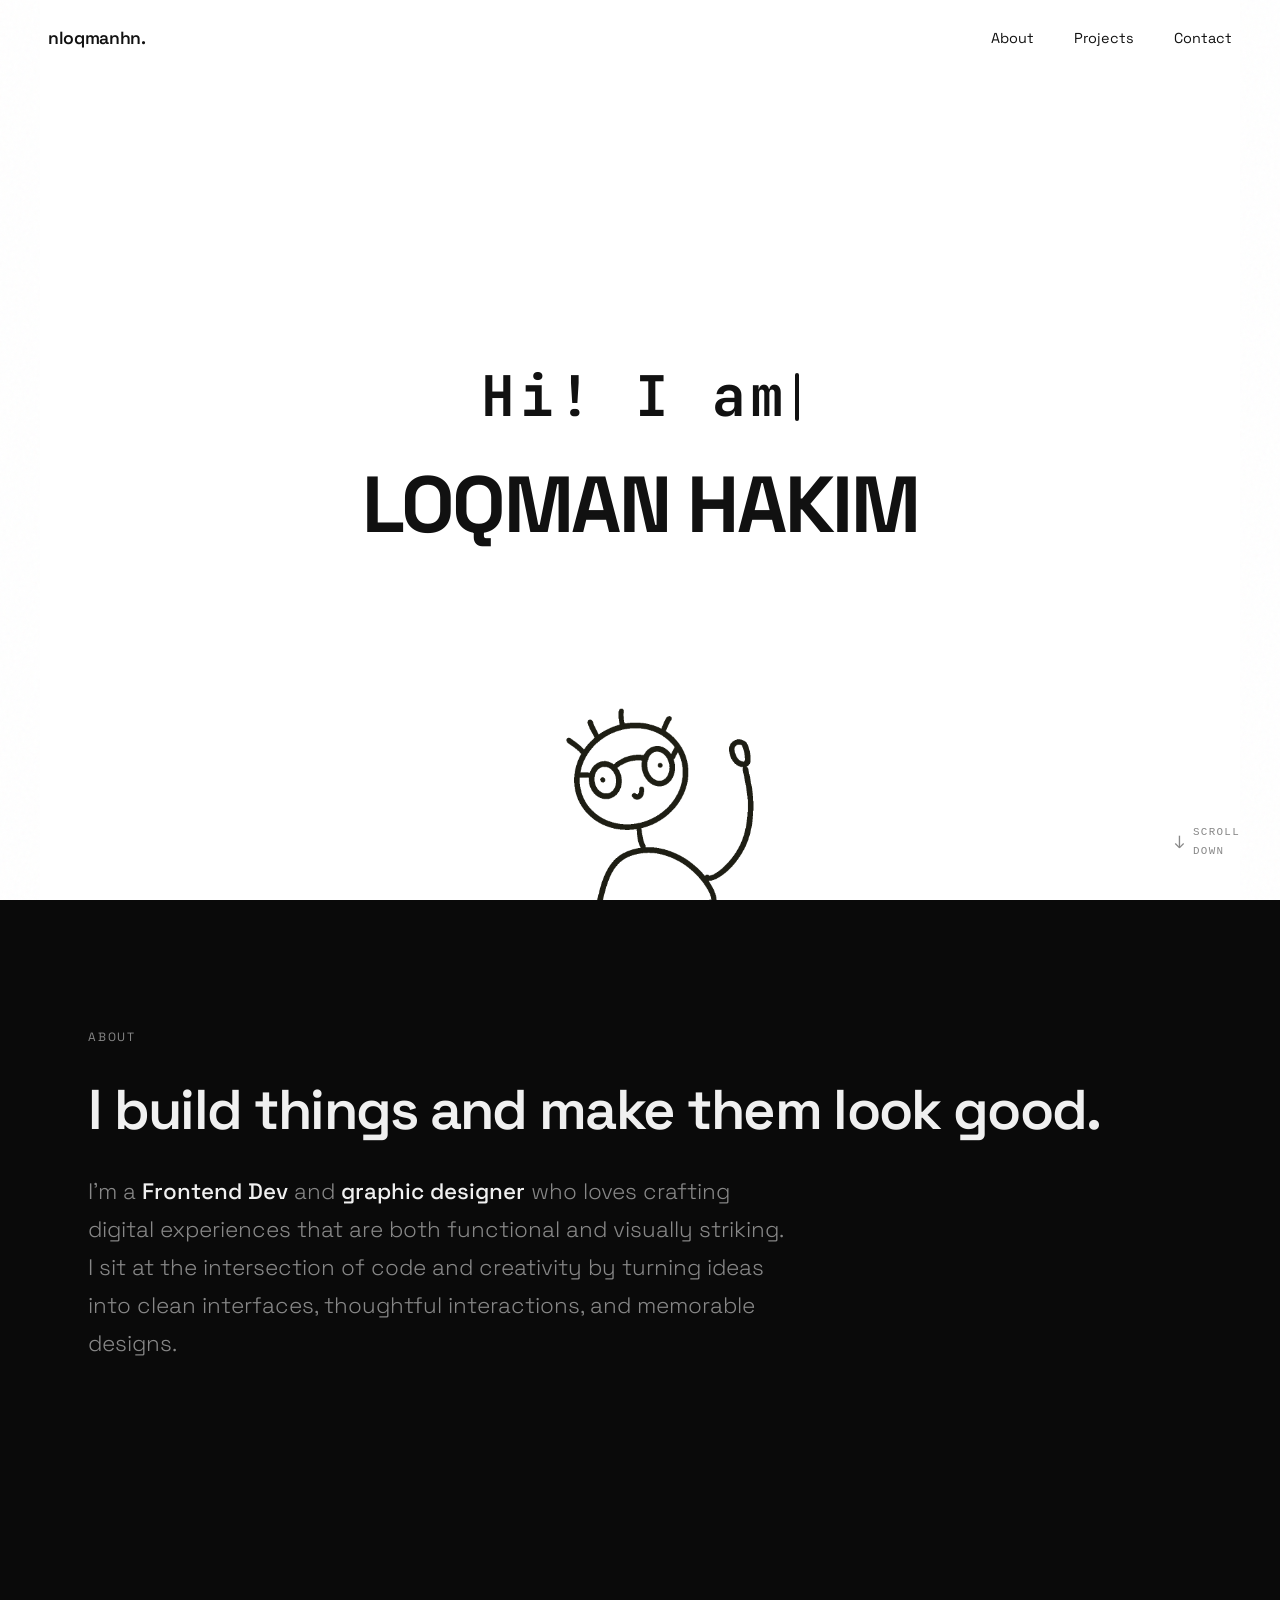
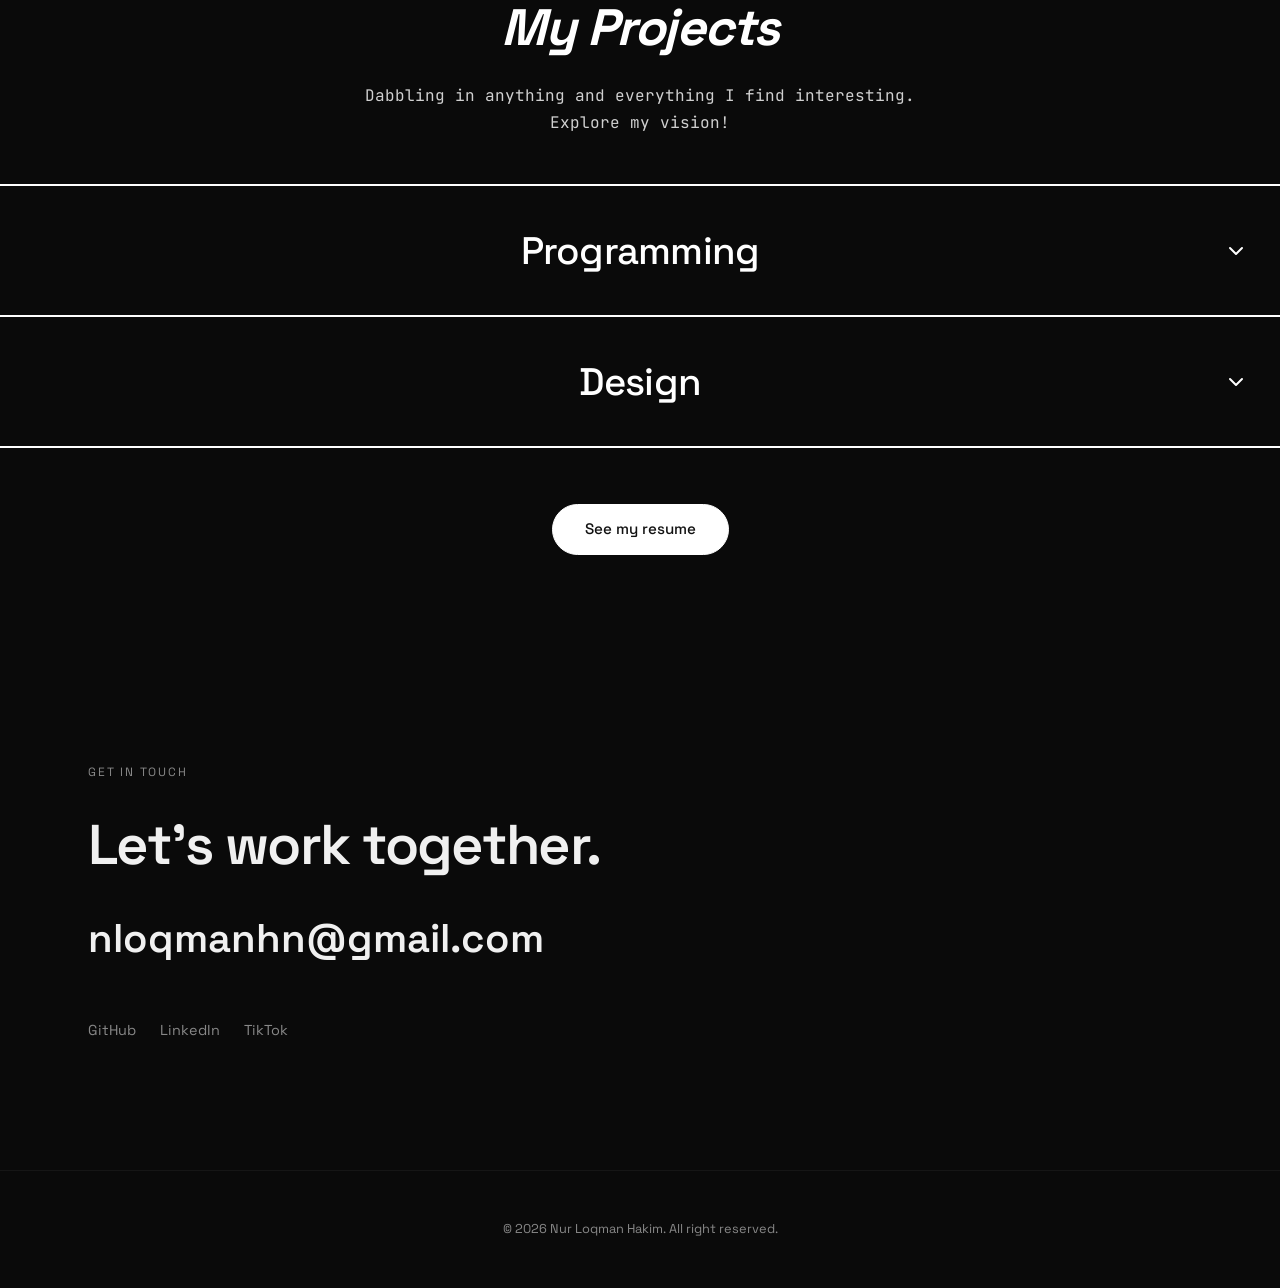
<file: index.html>
<!DOCTYPE html>
<html lang="en">

<head>
    <meta charset="UTF-8">
    <meta name="viewport" content="width=device-width, initial-scale=1.0">
    <title>nurloqmanhakim</title>
    <meta name="description"
        content="portfolio nurloqmanhakim">
    <link rel="preconnect" href="https://fonts.googleapis.com">
    <link rel="preconnect" href="https://fonts.gstatic.com" crossorigin>
    <link
        href="https://fonts.googleapis.com/css2?family=JetBrains+Mono:wght@700&family=Space+Grotesk:wght@300;400;500;600;700&display=swap"
        rel="stylesheet">
    <link rel="stylesheet" href="style.css">
    <base target="_blank">
</head>

<body>

    <nav class="navbar" id="navbar">
        <a href="#" class="nav-logo" target="_self">nloqmanhn.</a>
        <ul class="nav-links">
            <li><a href="#about" target="_self">About</a></li>
            <li><a href="#projects" target="_self">Projects</a></li>
            <li><a href="#contact" target="_self">Contact</a></li>
        </ul>
    </nav>

    <!-- ===== HERO ===== -->
    <section class="hero" id="hero">

        <div class="hero-content">
            <!-- Typewriter row -->
            <div class="job-role-container">
                <h2 class="typewriter-text" id="typewriter" aria-live="polite">Hi! I am </h2>
            </div>

            <!-- Main name -->
            <h1 id="scroll-title">LOQMAN HAKIM</h1>
        </div>

        <!-- Waving gif — sits at the bottom of the hero -->
        <aside class="bottom-gif" aria-hidden="true">
            <img src="assets/wavingDude.gif" alt="Waving character" class="hero-dude">
        </aside>

    </section>

    <!-- Scroll Down — fixed right side indicator -->
    <div class="scroll-down-text" id="scroll-indicator-wave" aria-hidden="true">
        <span class="scroll-arrow-icon">↓</span>
        <div class="scroll-words">
            <span class="scroll-word">Scroll</span>
            <span class="scroll-word">Down</span>
        </div>
    </div>

    <!-- ===== DARK SECTIONS ===== -->
    <div class="dark-sections">

        <section id="about" class="reveal">
            <div class="section-label">About</div>
            <h2 class="section-title">I build things and make them look good.</h2>
            <p class="about-text">
                I'm a <strong>Frontend Dev</strong> and <strong>graphic designer</strong> who loves crafting digital
                experiences that are both functional and visually striking. I sit at the intersection of code and
                creativity by turning ideas into clean interfaces, thoughtful interactions, and memorable designs.
            </p>
        </section>

        <section id="projects" class="reveal projects-accordion-section">
            <div class="projects-header-block">
                <h2 class="projects-main-title">My Projects</h2>
                <p class="projects-subtitle">Dabbling in anything and everything I find interesting. Explore my vision!
                </p>
            </div>

            <div class="accordion-container">

                <!-- Category 1: Programming -->
                <div class="accordion-item">
                    <button class="accordion-header" aria-expanded="false">
                        <span class="accordion-title">Programming</span>
                        <span class="accordion-icon">
                            <svg width="24" height="24" viewBox="0 0 24 24" fill="none" stroke="currentColor"
                                stroke-width="2" stroke-linecap="round" stroke-linejoin="round">
                                <polyline points="6 9 12 15 18 9"></polyline>
                            </svg>
                        </span>
                    </button>
                    <div class="accordion-content">
                        <div class="accordion-body">
                            <div class="projects-grid engineering-grid">

                                <a href="https://github.com/nloqmanhn05/NexusLab" class="project-card">
                                    <span class="view-repo-btn">View Repo</span>
                                    <div class="project-thumb">
                                        <img src="assets/projects/nexuslab.jpg">
                                        <div class="project-overlay">
                                            <div class="project-title">NexusLab</div>
                                            <div class="project-desc">Object Oriented Java Programming with question,
                                                hint, solution and custom IDE that help you to practice.</div>
                                        </div>
                                    </div>
                                </a>

                                <a href="https://github.com/nloqmanhn05/Nudge" class="project-card">
                                    <span class="view-repo-btn">View Repo</span>
                                    <div class="project-thumb">
                                        <img src="assets/projects/nudge.jpg">
                                        <div class="project-overlay">
                                            <div class="project-title">Nudge</div>
                                            <div class="project-desc">Your assitant that help you to manage your buy now
                                                pay later service. </div>
                                        </div>
                                    </div>
                                </a>

                                <a href="https://github.com/nloqmanhn05/Fintech" class="project-card">
                                    <span class="view-repo-btn">View Repo</span>
                                    <div class="project-thumb">
                                        <img src="assets/projects/Fintech.jpg">
                                        <div class="project-overlay">
                                            <div class="project-title">Fintech </div>
                                            <div class="project-desc">A smart POS system with intergrating AI(Akira)
                                                that help you to managed your business. </div>
                                        </div>
                                    </div>
                                </a>

                            </div>
                        </div>
                    </div>
                </div>

                <!-- Category 2: Design -->
                <div class="accordion-item">
                    <button class="accordion-header" aria-expanded="false">
                        <span class="accordion-title">Design</span>
                        <span class="accordion-icon">
                            <svg width="24" height="24" viewBox="0 0 24 24" fill="none" stroke="currentColor"
                                stroke-width="2" stroke-linecap="round" stroke-linejoin="round">
                                <polyline points="6 9 12 15 18 9"></polyline>
                            </svg>
                        </span>
                    </button>
                    <div class="accordion-content">
                        <div class="accordion-body">
                            <div class="projects-grid">

                                <div class="project-card">
                                    <div class="project-thumb">
                                        <img src="assets/design/FPJB.png">
                                    </div>
                                </div>

                                <div class="project-card">
                                    <div class="project-thumb">
                                        <img src="assets/design/ELEVATE SISWA.png">
                                    </div>
                                </div>

                                <div class="project-card">
                                    <div class="project-thumb">
                                        <img src="assets/design/POSTER TURKIYE.png">
                                    </div>
                                </div>

                                <div class="project-card">
                                    <div class="project-thumb">
                                        <img src="assets/design/The Garden of Attraction.png">
                                    </div>
                                </div>

                                <div class="project-card">
                                    <div class="project-thumb">
                                        <img src="assets/design/two of us.png">
                                    </div>
                                </div>

                                <div class="project-card">
                                    <div class="project-thumb">
                                        <img src="assets/design/mock.png">
                                    </div>
                                </div>

                                <div class="project-card">
                                    <div class="project-thumb">
                                        <img src="assets/design/4.png">
                                    </div>
                                </div>

                                <div class="project-card">
                                    <div class="project-thumb">
                                        <img src="assets/design/PHOTOSHOP.png">
                                    </div>
                                </div>

                                <div class="project-card">
                                    <div class="project-thumb">
                                        <img src="assets/design/Untitled-1.png">
                                    </div>
                                </div>

                            </div>

                            <!-- Full Portfolio card — same hover behavior as programming cards -->
                            <div class="portfolio-card-wrap">
                                <a href="https://www.figma.com/deck/kq56kSE4hnbNcSnfnWdeD7" target="_blank"
                                    class="project-card portfolio-card">
                                    <span class="view-repo-btn">See my portfolio</span>
                                    <div class="project-thumb">
                                        <img src="assets/1.png" alt="Full portfolio preview">
                                        <div class="project-overlay">
                                            <div class="project-title">Full Portfolio</div>
                                            <div class="project-desc">Explore the complete collection of my design work.
                                            </div>
                                        </div>
                                    </div>
                                </a>
                            </div>
                        </div>
                    </div>
                </div>

            </div>

            <div class="resume-button-wrap">
                <a href="https://drive.google.com/file/d/1R1M-jrsdhLuaFiqBy3jIoG112PTbkG3q/view?usp=sharing"
                    target="_blank" class="resume-btn">See my resume</a>
            </div>
        </section>

        <section id="contact" class="reveal">
            <div class="section-label">Get in Touch</div>
            <h2 class="section-title">Let's work together.</h2>
            <div class="contact-content">
                <a href="https://mail.google.com/mail/?view=cm&fs=1&to=nloqmanhn@gmail.com" class="contact-email"
                    target="_blank">nloqmanhn@gmail.com</a>
                <div class="socials">
                    <a href="https://github.com/nloqmanhn05">GitHub</a>
                    <a href="https://www.linkedin.com/in/nurloqmanhakim?utm_source=share_via&utm_content=profile&utm_medium=member_android">LinkedIn</a>
                    <a href="https://www.tiktok.com/@rekastudiolabs?_r=1&_t=ZS-98YVv2s4AwW">TikTok</a>

                </div>
            </div>
        </section>

        <footer>
            © 2026 Nur Loqman Hakim. All right reserved.
        </footer>

    </div>

    <script src="script.js"></script>

</body>

</html>
</file>
<file: style.css>
* {
    margin: 0;
    padding: 0;
    box-sizing: border-box;
}

:root {
    --bg: #0a0a0a;
    --surface: #141414;
    --text: #f0f0f0;
    --text-dim: #888888;
    --accent: #c4b5a0;
    --font-primary: 'Space Grotesk', sans-serif;
    --color-black: #111111;
}

html {
    scroll-behavior: smooth;
    width: 100%;
    scrollbar-width: none;
    /* Firefox */
    -ms-overflow-style: none;
    /* IE / old Edge */
}

html::-webkit-scrollbar {
    display: none;
    /* Chrome / Safari / new Edge */
}

body {
    scrollbar-width: none;
}

body::-webkit-scrollbar {
    display: none;
}

body {
    font-family: 'Space Grotesk', sans-serif;
    background: #ffffff;
    color: var(--text);
    line-height: 1.6;
    overflow-x: hidden;
}

body.scroll-locked {
    overflow: hidden !important;
    height: 100vh !important;
    touch-action: none;
}

/* ============================================================
   NAVIGATION
   ============================================================ */
.navbar {
    position: fixed;
    top: 0;
    left: 0;
    width: 100%;
    padding: 1.5rem 3rem;
    display: flex;
    justify-content: space-between;
    align-items: center;
    z-index: 1000;
    transition: background 0.5s ease, backdrop-filter 0.5s ease;
}

.nav-logo {
    font-size: 1.1rem;
    font-weight: 600;
    letter-spacing: -0.02em;
    text-decoration: none;
    transition: color 0.4s ease;
}

.nav-links {
    display: flex;
    gap: 2.5rem;
    list-style: none;
}

.nav-links a {
    text-decoration: none;
    font-size: 0.9rem;
    font-weight: 400;
    position: relative;
    transition: color 0.4s ease;
}

.nav-links a::after {
    content: '';
    position: absolute;
    bottom: -4px;
    left: 0;
    width: 0;
    height: 1px;
    transition: width 0.3s ease;
}

.nav-links a:hover::after {
    width: 100%;
}

/* Nav on white hero (default) */
.navbar .nav-logo,
.navbar .nav-links a {
    color: #111;
}

.navbar .nav-links a::after {
    background: #111;
}

/* Nav on dark sections (scrolled) */
.navbar.nav-scrolled {
    background: rgba(10, 10, 10, 0.85);
    backdrop-filter: blur(12px);
}

.navbar.nav-scrolled .nav-logo,
.navbar.nav-scrolled .nav-links a {
    color: var(--text);
}

.navbar.nav-scrolled .nav-links a::after {
    background: var(--text);
}

/* ============================================================
   HERO — WHITE SECTION (full viewport)
   ============================================================ */
.hero {
    min-height: 100vh;
    width: 100%;
    background: #ffffff;
    ;
    display: flex;
    flex-direction: column;
    justify-content: center;
    align-items: center;
    position: relative;
    text-align: center;
    padding: 2rem 2rem 0;
    overflow: hidden;
}

/* Hero content wrapper fades up on load */
.hero-content {
    display: flex;
    flex-direction: column;
    align-items: center;
    position: relative;
    z-index: 2;
    padding-bottom: 2rem;
}

/* ---- Typewriter + Drop Zone row ---- */
.job-role-container {
    display: flex;
    align-items: center;
    gap: 0.75rem;
    margin-bottom: 1.2rem;
    flex-wrap: wrap;
    justify-content: center;
}

.typewriter-text {
    font-family: 'JetBrains Mono', monospace;
    font-size: clamp(1rem, 1.1rem + 3vw, 4rem);
    font-weight: 700;
    letter-spacing: 0.08em;
    color: #111111;
    display: inline-flex;
    align-items: center;
    white-space: nowrap;
    min-height: 1.2em;
}

.typewriter-text::after {
    content: '';
    display: inline-block;
    width: 4px;
    height: 0.85em;
    background-color: #111111;
    margin-left: 6px;
    border-radius: 2px;
    animation: blinkSmooth 0.8s ease-in-out infinite;
    flex-shrink: 0;
}

/* When typewriter is stopped */
.typewriter-text.stopped::after {
    display: none;
}

@keyframes blinkSmooth {

    0%,
    100% {
        opacity: 1;
        transform: scaleY(1);
    }

    50% {
        opacity: 0.15;
        transform: scaleY(0.88);
    }
}


/* ---- Main scroll title ---- */
#scroll-title {
    font-size: clamp(1.8rem, 6.2vw, 5.8rem);
    font-weight: 700;
    line-height: 1.1;
    letter-spacing: -0.03em;
    color: #111111;
    text-transform: uppercase;
    white-space: nowrap;
    opacity: 0;
    transform: translateY(30px);
    transition: opacity 0.9s cubic-bezier(0.16, 1, 0.3, 1), transform 0.9s cubic-bezier(0.16, 1, 0.3, 1), font-size 0.4s ease;
    will-change: opacity, transform;
    max-width: 95vw;
}

#scroll-title.visible {
    opacity: 1;
    transform: translateY(0);
}

/* ---- Waving GIF — absolute bottom of hero ---- */
.bottom-gif {
    position: absolute;
    bottom: 0;
    left: 50%;
    transform: translateX(-50%);
    z-index: 1;
    pointer-events: none;
}

.hero-dude {
    width: clamp(170px, 22vw, 310px);
    height: auto;
    display: block;
    opacity: 0;
    transform: translateY(28px);
    transition: opacity 0.9s cubic-bezier(0.16, 1, 0.3, 1), transform 0.9s cubic-bezier(0.16, 1, 0.3, 1);
}

.hero-dude.visible {
    opacity: 1;
    transform: translateY(0);
}

/* ============================================================
   SCROLL DOWN TEXT — fixed right side, wave animation
   ============================================================ */
.scroll-down-text {
    position: fixed;
    right: 2.5rem;
    bottom: 2.5rem;
    display: flex;
    flex-direction: row;
    align-items: center;
    gap: 0.5rem;
    z-index: 400;
    opacity: 0;
    pointer-events: none;
    transition: opacity 0.6s ease;
}

.scroll-down-text.visible {
    opacity: 1;
}

.scroll-down-text.hidden {
    opacity: 0 !important;
    transition: opacity 0.4s ease;
}

.scroll-arrow-icon {
    font-size: 1.1rem;
    color: #888;
    display: inline-block;
    animation: bounceDown 2s ease-in-out infinite;
}

.scroll-words {
    display: flex;
    flex-direction: column;
    gap: 1px;
}

.scroll-word {
    font-family: 'Courier New', Courier, monospace;
    font-size: 0.68rem;
    letter-spacing: 0.12em;
    color: #888;
    text-transform: uppercase;
    display: block;
}

@keyframes bounceDown {

    0%,
    100% {
        transform: translateY(0);
    }

    50% {
        transform: translateY(5px);
    }
}

/* ============================================================
   CATEGORY CHIPS — white zone just below the hero
   ============================================================ */
.categorySelect {
    background: var(--bg);
    padding: 2.5rem 2rem 3rem;
    display: flex;
    flex-direction: column;
    align-items: center;
    gap: 1.2rem;
    border-bottom: 1px solid rgba(255, 255, 255, 0.08);
    opacity: 0;
    animation: fadeIn 0.8s ease forwards 1.4s;
}

.chips-label {
    font-family: 'Courier New', Courier, monospace;
    font-size: 0.72rem;
    color: var(--text-dim);
    letter-spacing: 0.06em;
}

.chips-row {
    display: flex;
    justify-content: center;
    gap: 1.8rem;
    flex-wrap: wrap;
}

.draggable-item {
    font-family: 'Courier New', Courier, monospace;
    font-size: clamp(0.88rem, 1.4vw, 1.08rem);
    color: var(--text);
    cursor: grab;
    padding: 0.35rem 0.4rem;
    border-radius: 2px;
    transition: transform 0.25s ease, color 0.2s ease, opacity 0.2s ease;
    user-select: none;
    display: inline-flex;
    align-items: center;
}

.draggable-item:hover {
    transform: translateY(-5px);
    color: var(--accent);
}

.draggable-item:active,
.draggable-item:focus {
    cursor: grabbing;
    outline: none;
}

.draggable-item.dragging {
    opacity: 0.25;
    transform: scale(0.93);
}

.draggable-item .bracket {
    color: var(--text-dim);
    transition: color 0.2s ease;
}

.draggable-item:hover .bracket {
    color: var(--accent);
}

/* ============================================================
   DARK SECTIONS
   ============================================================ */
.dark-sections {
    background: var(--bg);
    position: relative;
}

.dark-sections::before {
    content: '';
    position: fixed;
    top: 0;
    left: 0;
    width: 100%;
    height: 100%;
    opacity: 0.03;
    pointer-events: none;
    z-index: 1;
    background-image: url("data:image/svg+xml,%3Csvg viewBox='0 0 256 256' xmlns='http://www.w3.org/2000/svg'%3E%3Cfilter id='noise'%3E%3CfeTurbulence type='fractalNoise' baseFrequency='0.9' numOctaves='4' stitchTiles='stitch'/%3E%3C/filter%3E%3Crect width='100%25' height='100%25' filter='url(%23noise)'/%3E%3C/svg%3E");
}

section {
    padding: 8rem 3rem;
    max-width: 1200px;
    margin: 0 auto;
    position: relative;
    z-index: 2;
}

.section-label {
    font-size: 0.75rem;
    text-transform: uppercase;
    letter-spacing: 0.15em;
    color: var(--text-dim);
    margin-bottom: 2rem;
}

.section-title {
    font-size: clamp(2rem, 5vw, 3.5rem);
    font-weight: 600;
    letter-spacing: -0.03em;
    margin-bottom: 2rem;
    line-height: 1.1;
}

/* About */
.about-text {
    font-size: clamp(1.1rem, 2vw, 1.4rem);
    font-weight: 300;
    color: var(--text-dim);
    max-width: 700px;
    line-height: 1.7;
}

.about-text strong {
    color: var(--text);
    font-weight: 500;
}

/* Projects */
.projects-grid {
    display: grid;
    grid-template-columns: repeat(3, 1fr);
    gap: 1.75rem;
    max-width: 1000px;
    margin: 2.5rem auto 0;
    padding: 0 2rem;
}

.project-card {
    background: var(--surface);
    border-radius: 16px;
    overflow: hidden;
    transition: transform 0.4s ease, box-shadow 0.4s ease;
    cursor: pointer;
    text-decoration: none;
    color: inherit;
    display: block;
    position: relative;
}

.project-card:hover {
    transform: translateY(-4px);
    box-shadow: 0 20px 40px rgba(0, 0, 0, 0.4);
}

.project-thumb {
    width: 100%;
    aspect-ratio: 4/5;
    position: relative;
    overflow: hidden;
}

.project-thumb img {
    width: 100%;
    height: 100%;
    object-fit: cover;
    display: block;
}

.project-overlay {
    position: absolute;
    left: 0;
    right: 0;
    bottom: 0;
    height: 55%;
    padding: 1.5rem 1.25rem 1.25rem;
    background: linear-gradient(to top, rgba(0, 0, 0, 0.92) 0%, rgba(0, 0, 0, 0.6) 45%, rgba(0, 0, 0, 0) 100%);
    display: flex;
    flex-direction: column;
    justify-content: flex-end;
}

.project-overlay .project-title {
    color: #ffffff;
    font-size: 1.1rem;
    font-weight: 600;
    margin-bottom: 0.3rem;
}

.project-overlay .project-desc {
    color: rgba(255, 255, 255, 0.75);
    font-size: 0.85rem;
    font-weight: 300;
    line-height: 1.5;
    display: -webkit-box;
    -webkit-line-clamp: 6;
    -webkit-box-orient: vertical;
    overflow: hidden;
}

/* ============================================================
   ENGINEERING / PROGRAMMING CARDS + PORTFOLIO CARD —
   "VIEW REPO" / "SEE MY PORTFOLIO" hover badge that follows cursor
   ============================================================ */

/* Proper cursor for engineering/programming cards and the portfolio card */
.engineering-grid .project-card,
.portfolio-card {
    cursor: pointer;
}

.view-repo-btn {
    position: absolute;
    top: 0;
    left: 0;
    transform: translate(-50%, -50%) scale(0.9);

    background: #ffffff;
    color: #111111;
    font-family: 'Space Grotesk', sans-serif;
    font-weight: 700;
    font-size: 0.78rem;
    letter-spacing: 0.05em;
    text-transform: uppercase;

    padding: 0.55rem 1.3rem;
    border-radius: 9999px;
    border: 1.5px solid #111111;

    opacity: 0;
    pointer-events: none;
    z-index: 10;

    transition:
        opacity 0.18s ease,
        transform 0.18s ease;

    white-space: nowrap;
    box-shadow: 0 10px 24px rgba(0, 0, 0, 0.28);
}

.engineering-grid .project-card:hover .view-repo-btn,
.portfolio-card:hover .view-repo-btn {
    opacity: 1;
    transform: translate(-50%, -50%) scale(1);
    background: #ffffff;
}

/* Design cards (default .projects-grid, no .engineering-grid) never get
   the badge, except the standalone .portfolio-card which opts back in */
.projects-grid:not(.engineering-grid) .view-repo-btn {
    display: none;
}

.portfolio-card .view-repo-btn {
    display: block;
}

/* ============================================================
   PORTFOLIO CARD — full-width design-grid replacement,
   inset width, centered, same hover mechanic as programming cards
   ============================================================ */
.portfolio-card-wrap {
    display: flex;
    justify-content: center;
    margin-top: 2rem;
}

.portfolio-card {
    width: 66.66%;
}

.portfolio-card .project-thumb {
    aspect-ratio: 21 / 6;
}

/* Contact */
.contact-content {
    display: flex;
    flex-direction: column;
    gap: 2rem;
}

.contact-email {
    font-size: clamp(1.5rem, 4vw, 2.5rem);
    font-weight: 600;
    color: var(--text);
    text-decoration: none;
    display: inline-block;
    transition: color 0.3s;
}

.contact-email:hover {
    color: var(--accent);
}

.socials {
    display: flex;
    gap: 1.5rem;
    margin-top: 1rem;
    flex-wrap: wrap;
}

.socials a {
    color: var(--text-dim);
    text-decoration: none;
    font-size: 0.9rem;
    transition: color 0.3s;
}

.socials a:hover {
    color: var(--text);
}

/* Footer */
footer {
    padding: 3rem;
    text-align: center;
    color: var(--text-dim);
    font-size: 0.8rem;
    border-top: 1px solid rgba(255, 255, 255, 0.05);
    position: relative;
    z-index: 2;
}

/* ============================================================
   ANIMATIONS
   ============================================================ */
@keyframes fadeUp {
    from {
        opacity: 0;
        transform: translateY(28px);
    }

    to {
        opacity: 1;
        transform: translateY(0);
    }
}

@keyframes fadeIn {
    to {
        opacity: 1;
    }
}

@keyframes blink {

    0%,
    100% {
        opacity: 1;
    }

    50% {
        opacity: 0;
    }
}

@keyframes waveLetter {

    0%,
    100% {
        transform: translateX(0);
    }

    50% {
        transform: translateX(4px);
    }
}

/* ============================================================
   SCROLL REVEAL
   ============================================================ */
.reveal {
    opacity: 0;
    transform: translateY(30px);
    transition: opacity 0.8s ease, transform 0.8s ease;
}

.reveal.active {
    opacity: 1;
    transform: translateY(0);
}

/* ============================================================
   RESPONSIVE / MOBILE
   ============================================================ */
@media (max-width: 768px) {
    .navbar {
        padding: 1rem 1.5rem;
    }

    .nav-links {
        gap: 1.5rem;
    }

    .scroll-down-text {
        right: 1rem;
    }

    #scroll-title {
        white-space: normal;
        font-size: clamp(2.4rem, 12vw, 4rem);
    }

    .job-role-container {
        flex-direction: column;
        gap: 0.6rem;
    }

    section {
        padding: 5rem 1.5rem;
    }

    .accordion-header {
        padding: 2rem 1rem;
    }

    .accordion-icon {
        right: 1rem;
    }

    .projects-main-container {
        padding-top: 6rem;
    }

    .projects-grid {
        grid-template-columns: 1fr;
        padding: 0 1rem;
    }

    .portfolio-card {
        width: 100%;
    }

    .portfolio-card .project-thumb {
        aspect-ratio: 16 / 9;
    }
}

/* ============================================================
   PROJECTS SECTION — MATCH ABOUT SECTION DARK BACKGROUND
   ============================================================ */
.projects-accordion-section {
    width: 100vw;
    max-width: none;
    margin: 0;
    margin-left: calc(-50vw + 50%);
    padding: 6rem 0 5rem;
    position: relative;
    z-index: 2;
    box-sizing: border-box;
    overflow: hidden;
}

.projects-header-block {
    text-align: center;
    margin-bottom: 3rem;
    max-width: 700px;
    margin-left: auto;
    margin-right: auto;
}

.projects-main-title {
    font-size: clamp(2rem, 5vw, 3.2rem);
    font-weight: 700;
    margin-bottom: 0.8rem;
    letter-spacing: -0.03em;
    color: #ffffff;
    font-style: italic;
}

.projects-subtitle {
    font-family: 'JetBrains Mono', monospace;
    font-size: clamp(0.85rem, 1.4vw, 1rem);
    color: #d0d0d0;
    max-width: 550px;
    margin: 0 auto;
    line-height: 1.7;
}

.accordion-container {
    width: 100%;
    max-width: 100%;
    margin: 0;
    border-top: 2px solid #ffffff;
}

.accordion-item {
    border-bottom: 2px solid #ffffff;
}

.accordion-header {
    width: 100%;
    background: none;
    border: none;
    padding: 2.5rem 1.5rem;
    display: flex;
    justify-content: center;
    align-items: center;
    position: relative;
    cursor: pointer;
    color: #ffffff;
    text-align: center;
    transition: background 0.3s ease;
}

.accordion-header:hover {
    background: rgba(255, 255, 255, 0.06);
}

.accordion-title {
    font-family: 'Space Grotesk', sans-serif;
    font-size: clamp(1.6rem, 3.5vw, 2.4rem);
    font-weight: 500;
    letter-spacing: -0.02em;
    color: #ffffff;
}

.accordion-icon {
    position: absolute;
    right: 2rem;
    display: flex;
    align-items: center;
    justify-content: center;
    color: #ffffff;
    transition: transform 0.4s cubic-bezier(0.16, 1, 0.3, 1);
}

.accordion-item.active .accordion-icon {
    transform: rotate(180deg);
}

.accordion-content {
    max-height: 0;
    overflow: hidden;
    transition: max-height 0.5s cubic-bezier(0.16, 1, 0.3, 1);
}

.accordion-body {
    padding: 0.5rem 1rem 3rem;
}

/* Project cards inside accordion — dark themed */
.accordion-body .project-card {
    background: var(--surface, #141414);
    color: var(--text, #f0f0f0);
}

.accordion-body .project-card:hover {
    transform: translateY(-4px);
    box-shadow: 0 20px 40px rgba(0, 0, 0, 0.3);
}

.resume-button-wrap {
    display: flex;
    justify-content: center;
    margin-top: 3.5rem;
}

.resume-btn {
    display: inline-block;
    text-decoration: none;
    font-size: 0.95rem;
    font-weight: 500;
    padding: 0.75rem 2rem;
    border-radius: 9999px;
    border: 1.5px solid #ffffff;
    background: #ffffff;
    color: #111111;
    transition: background 0.3s ease, color 0.3s ease, transform 0.2s ease, box-shadow 0.3s ease;
}

.resume-btn:hover {
    background: #f0f0f0;
    color: #111111;
    transform: translateY(-2px);
    box-shadow: 0 8px 20px rgba(255, 255, 255, 0.15);
}

/* Standalone projects.html page body */
.projects-page-body {
    background: #ffffff;
    color: #111111;
    min-height: 100vh;
}

.projects-main-container {
    padding-top: 8rem;
    max-width: 1100px;
    margin: 0 auto;
}

.projects-page-body .resume-btn {
    background: #111111;
    border-color: #111111;
    color: #ffffff;
}

.projects-page-body .resume-btn:hover {
    background: #2a2a2a;
    border-color: #2a2a2a;
    color: #ffffff;
    box-shadow: 0 8px 20px rgba(0, 0, 0, 0.2);
}

/* Nav Pills Style */
.nav-pills {
    display: flex;
    align-items: center;
    gap: 0.6rem;
}

.nav-pill-btn {
    text-decoration: none;
    font-size: 0.9rem;
    font-weight: 500;
    padding: 0.45rem 1.4rem;
    border-radius: 9999px;
    border: 1.5px solid #111111;
    color: #111111;
    transition: background 0.3s ease, color 0.3s ease, transform 0.2s ease;
}

.nav-pill-btn:hover,
.nav-pill-btn.active {
    background: #111111;
    color: #ffffff;
}

/* ============================================================
   DISABLE TEXT SELECTION, CARET & I-BEAM CURSOR
   ============================================================ */

/* Disable text selection globally */
body,
h1,
h2,
h3,
h4,
h5,
h6,
p,
span,
div,
a,
button,
li {
    -webkit-user-select: none;
    /* Chrome / Safari */
    -moz-user-select: none;
    /* Firefox */
    -ms-user-select: none;
    /* IE / Edge */
    user-select: none;

    -webkit-touch-callout: none;
    /* Disable iOS long-press menu */
    caret-color: transparent;
    /* Hide blinking text caret */
}

/* Prevent I-beam text cursor */
body {
    cursor: default;
}

@media (max-width: 768px) {
    .navbar {
        padding: 1rem;
    }

    .nav-links,
    .nav-pills {
        gap: 0.75rem;
    }

    .nav-pill-btn {
        padding: 0.4rem 0.75rem;
        font-size: 0.8rem;
    }

    .projects-main-container {
        padding: 6rem 1rem 0;
    }

    .projects-main-title {
        font-size: clamp(1.8rem, 10vw, 2.8rem);
    }

    .projects-subtitle {
        padding: 0 0.5rem;
    }
}

/* Keep links and buttons clickable with pointer cursor */
a,
button,
.accordion-header,
.project-card,
.nav-pill-btn,
.resume-btn,
.draggable-item {
    cursor: pointer;
}

/* Optional: prevent image dragging */
img {
    -webkit-user-drag: none;
    user-drag: none;
    pointer-events: none;
}
</file>
